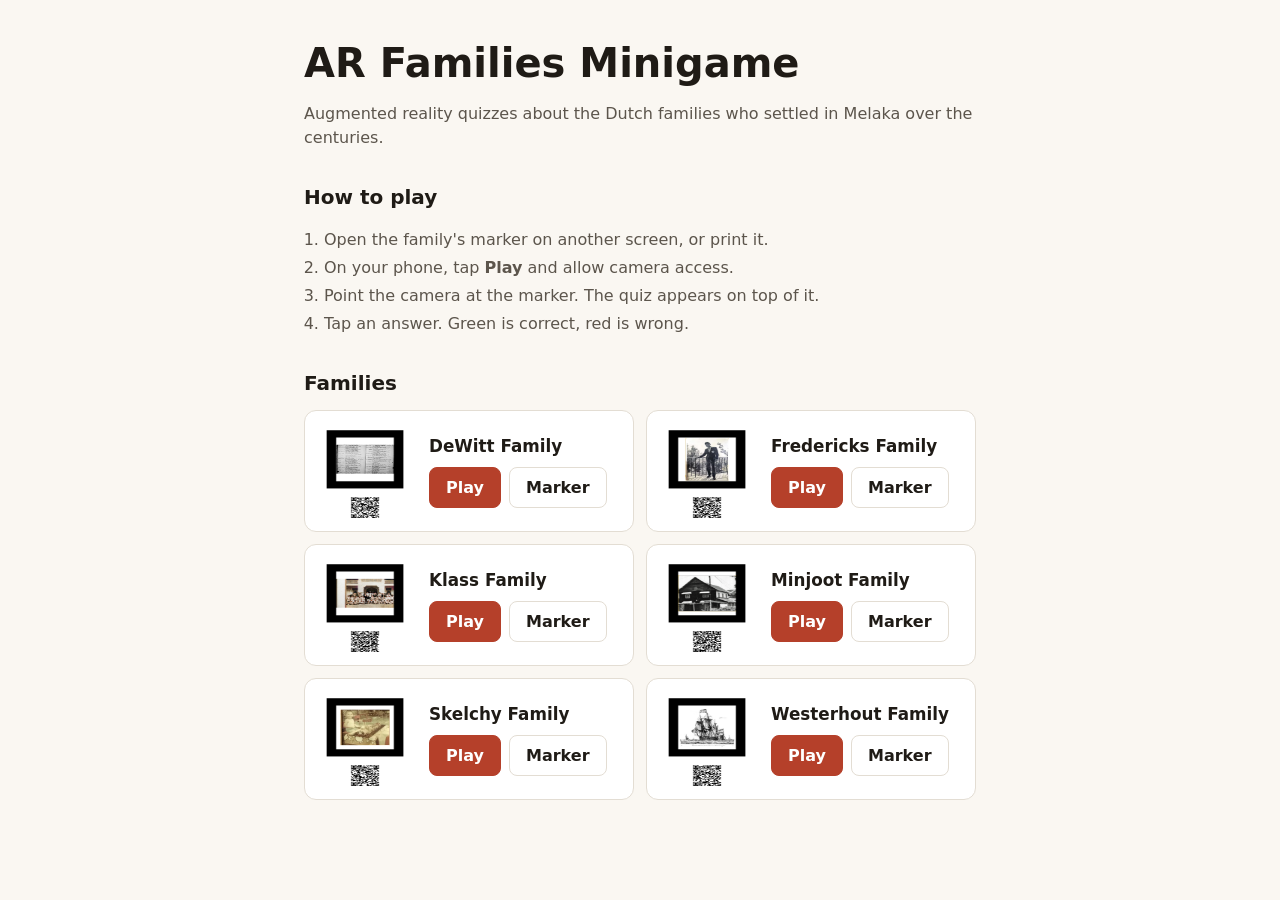
<file: index.html>
<!DOCTYPE html>
<html lang="en">
<head>
  <meta charset="UTF-8">
  <meta name="viewport" content="width=device-width, initial-scale=1.0">
  <meta name="description" content="Augmented reality quizzes about Dutch families who settled in Melaka.">
  <title>AR Families Minigame</title>
  <link rel="icon" href="data:,">
  <link rel="stylesheet" href="css/style.css">
</head>
<body class="home">
  <main class="container">
    <header class="intro">
      <h1>AR Families Minigame</h1>
      <p>Augmented reality quizzes about the Dutch families who settled in Melaka over the centuries.</p>
    </header>

    <section aria-labelledby="how-to-play">
      <h2 id="how-to-play">How to play</h2>
      <ol class="steps">
        <li>Open the family's marker on another screen, or print it.</li>
        <li>On your phone, tap <strong>Play</strong> and allow camera access.</li>
        <li>Point the camera at the marker. The quiz appears on top of it.</li>
        <li>Tap an answer. Green is correct, red is wrong.</li>
      </ol>
    </section>

    <section aria-labelledby="families">
      <h2 id="families">Families</h2>
      <ul class="family-list" id="family-list"></ul>
      <noscript><p>This game needs JavaScript enabled.</p></noscript>
    </section>
  </main>

  <template id="family-card">
    <li class="family-card">
      <img class="marker" alt="" width="96" height="96" loading="lazy">
      <div class="family-info">
        <h3 class="family-name"></h3>
        <div class="actions">
          <a class="button primary play-link">Play</a>
          <a class="button marker-link" target="_blank" rel="noopener">Marker</a>
        </div>
      </div>
    </li>
  </template>

  <script src="js/families.js"></script>
  <script src="js/home.js"></script>
</body>
</html>
</file>
<file: css/style.css>
:root {
  --bg: #faf7f2;
  --surface: #ffffff;
  --text: #1f1b16;
  --muted: #5c554c;
  --border: #e3ddd3;
  --accent: #b5402a;
  --accent-text: #ffffff;
  color-scheme: light;
}

@media (prefers-color-scheme: dark) {
  :root {
    --bg: #171411;
    --surface: #221e1a;
    --text: #f2ede6;
    --muted: #b3aa9e;
    --border: #3a332c;
    --accent: #e0674f;
    --accent-text: #1a0f0c;
    color-scheme: dark;
  }
}

*,
*::before,
*::after {
  box-sizing: border-box;
}

body {
  margin: 0;
  font-family: system-ui, -apple-system, "Segoe UI", Roboto, sans-serif;
  line-height: 1.5;
  background: var(--bg);
  color: var(--text);
}

/* ---------- Landing page ---------- */

.container {
  max-width: 44rem;
  margin: 0 auto;
  padding: 2.5rem 1rem 3rem;
}

h1 {
  margin: 0 0 0.5rem;
  font-size: clamp(1.75rem, 5vw, 2.5rem);
  line-height: 1.15;
}

h2 {
  margin: 2rem 0 0.75rem;
  font-size: 1.25rem;
}

.intro p,
.steps {
  color: var(--muted);
}

.steps {
  padding-left: 1.25rem;
}

.steps li + li {
  margin-top: 0.25rem;
}

.family-list {
  display: grid;
  grid-template-columns: repeat(auto-fill, minmax(17rem, 1fr));
  gap: 0.75rem;
  margin: 0;
  padding: 0;
  list-style: none;
}

.family-card {
  display: flex;
  align-items: center;
  gap: 1rem;
  padding: 0.75rem;
  border: 1px solid var(--border);
  border-radius: 0.75rem;
  background: var(--surface);
}

.family-card .marker {
  flex: none;
  border-radius: 0.375rem;
  background: #fff;
}

.family-name {
  margin: 0 0 0.5rem;
  font-size: 1.05rem;
}

.actions {
  display: flex;
  flex-wrap: wrap;
  gap: 0.5rem;
}

.button {
  display: inline-block;
  min-height: 2.5rem;
  padding: 0.45rem 1rem;
  border: 1px solid var(--border);
  border-radius: 0.5rem;
  color: var(--text);
  font-weight: 600;
  text-decoration: none;
}

.button.primary {
  border-color: var(--accent);
  background: var(--accent);
  color: var(--accent-text);
}

.button:hover {
  filter: brightness(1.08);
}

.button:focus-visible,
.back-link:focus-visible {
  outline: 3px solid var(--accent);
  outline-offset: 2px;
}

/* ---------- AR page ---------- */

.ar-page {
  overflow: hidden;
  background: #000;
}

.back-link {
  position: fixed;
  top: calc(env(safe-area-inset-top, 0px) + 0.75rem);
  left: calc(env(safe-area-inset-left, 0px) + 0.75rem);
  z-index: 10;
  padding: 0.5rem 0.9rem;
  border-radius: 999px;
  background: rgba(0, 0, 0, 0.6);
  color: #fff;
  font-weight: 600;
  text-decoration: none;
}
</file>
